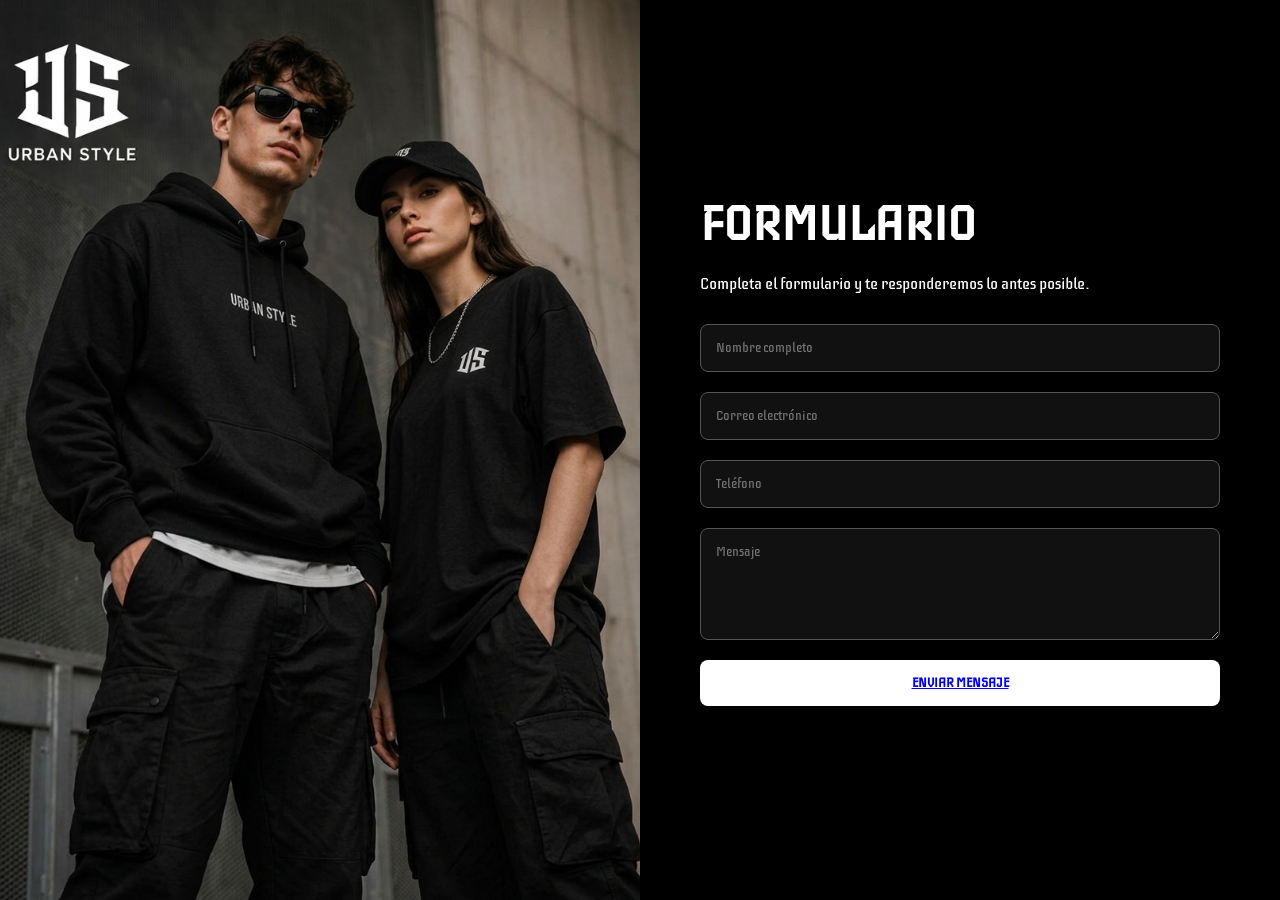
<file: formulario.html>
<!doctype html>
<html lang="es">
    <head>
    <meta charset="UTF-8" />
    <meta name="viewport" content="width=device-width, initial-scale=1.0" />
    <title>Formulario Urban Style</title>
    <link rel="stylesheet" href="catalogo/css/home/formulario.css">
    </head>
    <body>
    <section class="formulario">
        <div class="izquierda">
        <img src="catalogo/image/home/fondo_form.png" alt="Urban Style" />
        </div>

        <div class="derecha">
        <h1>FORMULARIO</h1>
        <p>Completa el formulario y te responderemos lo antes posible.</p>

        <input type="text" placeholder="Nombre completo" />
        <input type="email" placeholder="Correo electrónico" />
        <input type="tel" placeholder="Teléfono" />
        <textarea rows="5" placeholder="Mensaje"></textarea>

        <button><a href="gracias.html">ENVIAR MENSAJE</a></button>
        </div>
    </section>
    </body>
</html>
</file>
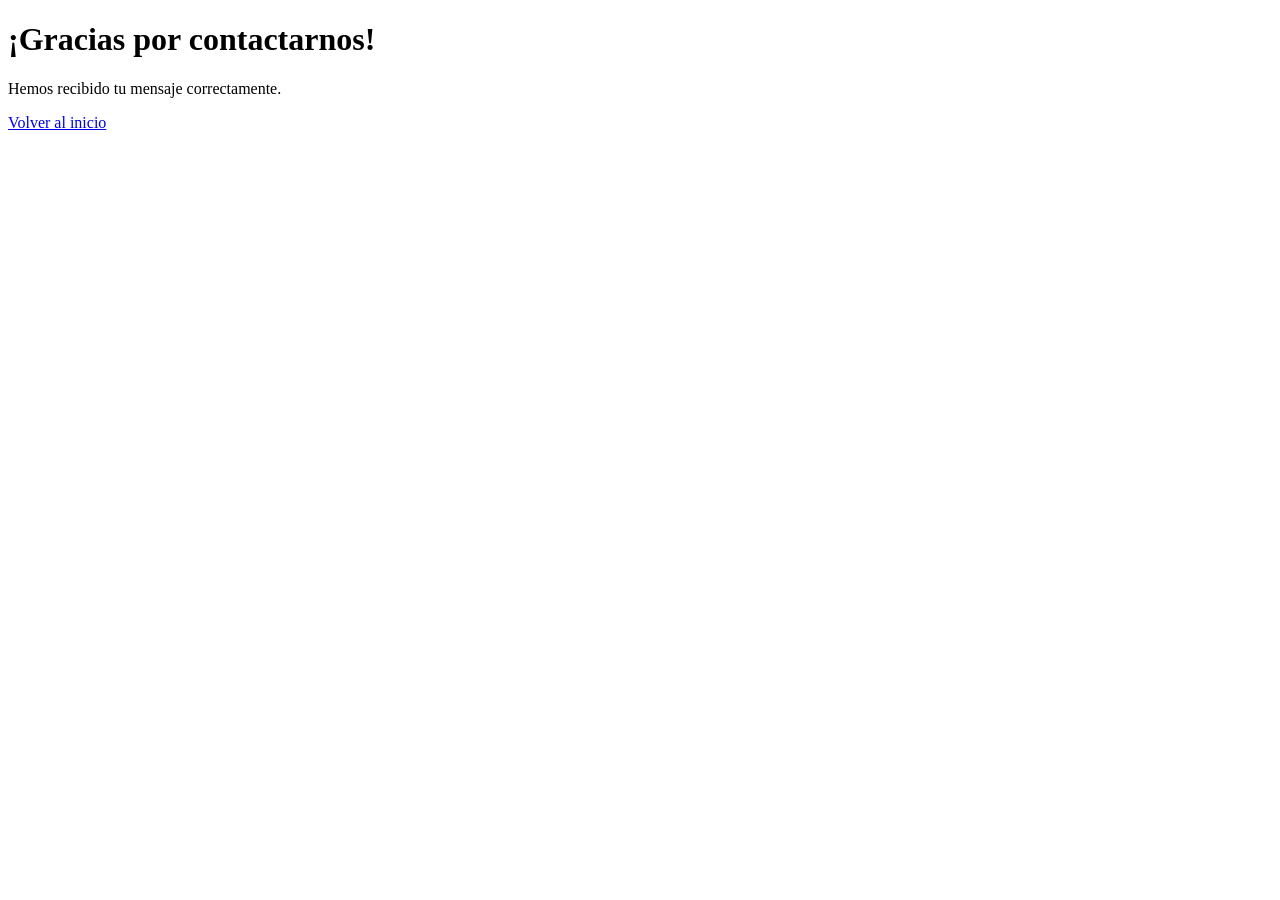
<file: gracias.html>
<!DOCTYPE html>
<html lang="es">
<head>
    <meta charset="UTF-8">
    <title>Mensaje enviado</title>
</head>
<body>

    <h1>¡Gracias por contactarnos!</h1>
    <p>Hemos recibido tu mensaje correctamente.</p>

    <a href="Inicio.html">Volver al inicio</a>

</body>
</html>
</file>
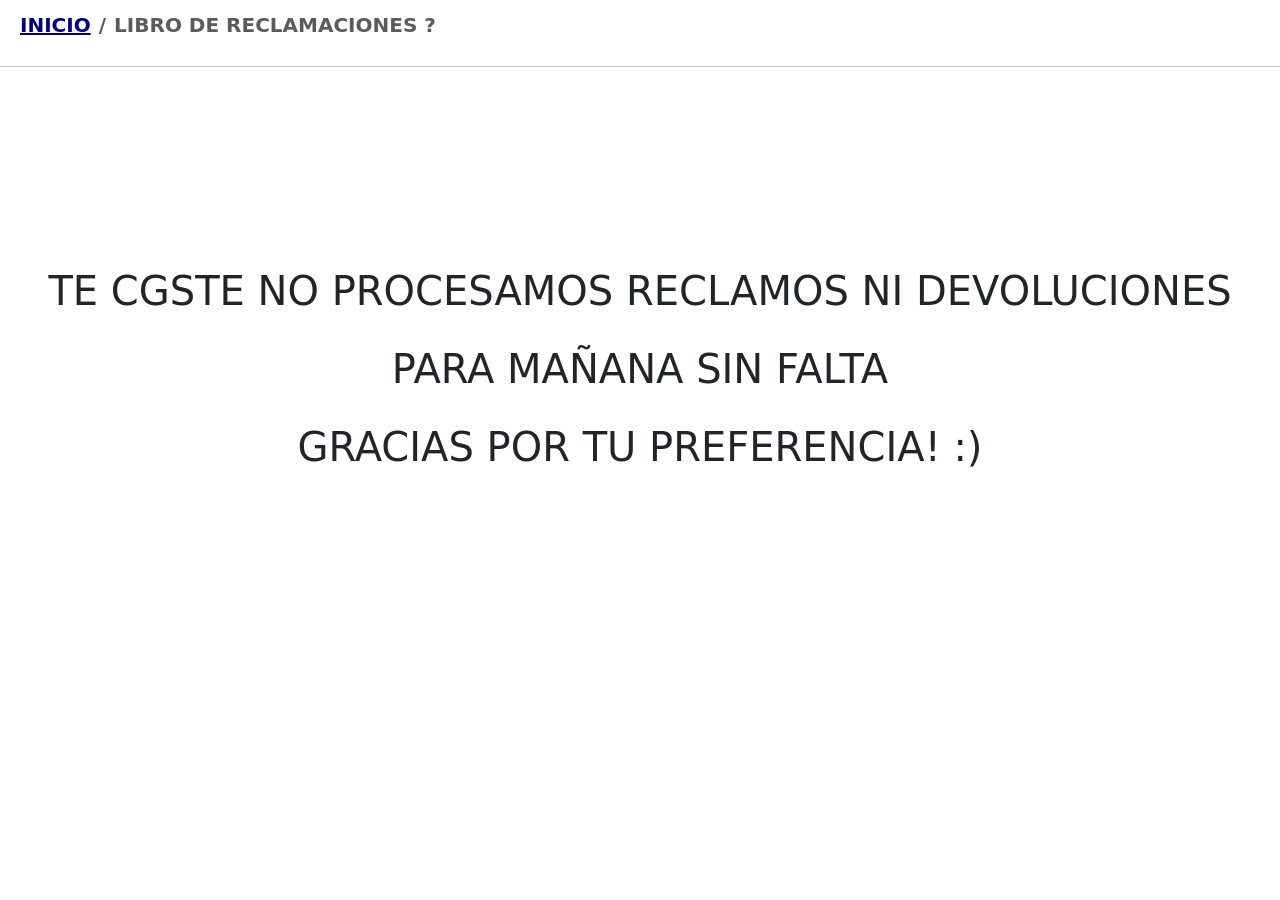
<file: Libro.html>
<!doctype html>
<html lang="en">

<head>
  <meta charset="UTF-8" />
  <meta name="viewport" content="width=device-width, initial-scale=1.0" />
  <link rel="stylesheet" href="catalogo/css/styles.css" />
  <link rel="stylesheet" href="catalogo/css/home/footers.css">
  <link rel="stylesheet" href="catalogo/css/home/nav.css">
  <link rel="stylesheet" href="catalogo/css/home/banner.css" />
  <link rel="stylesheet" href="catalogo/css/catalogo/Catalogo.css" />

  <!-- ELENEX icons y css -->
  <link rel="stylesheet" href="https://cdnjs.cloudflare.com/ajax/libs/font-awesome/6.0.0/css/all.min.css">
  <link rel="stylesheet" href="https://elenexperu.com/css/tokens.css?v=1781292889">
  <link rel="stylesheet" href="https://elenexperu.com/css/motion.css?v=1781292889">
  <!-- Fonts -->
  <link href="https://fonts.googleapis.com/css2?family=Bebas+Neue&family=Oswald:wght@400;600&display=swap"
    rel="stylesheet">
  <link href="https://cdn.jsdelivr.net/npm/bootstrap@5.3.8/dist/css/bootstrap.min.css" rel="stylesheet"
    integrity="sha384-sRIl4kxILFvY47J16cr9ZwB07vP4J8+LH7qKQnuqkuIAvNWLzeN8tE5YBujZqJLB" crossorigin="anonymous" />
  <link rel="stylesheet" href="https://cdn.jsdelivr.net/npm/bootstrap-icons@1.11.3/font/bootstrap-icons.min.css" />
  <link href="https://fonts.googleapis.com/css2?family=Poppins:wght@300;400;500;700;800&display=swap"
    rel="stylesheet" />
  <title>Urban Style</title>
</head>

<body>

  <!-- para zona de ubicación actual -->
  <nav style="--bs-breadcrumb-divider: '/';" aria-label="breadcrumb">
    <ol class="breadcrumb container-xxl">
      <li class="breadcrumb-item"><a href="Inicio.html">INICIO</a></li>
      <li class="breadcrumb-item active" aria-current="page">LIBRO DE RECLAMACIONES ?</li>
    </ol>
  </nav>
  <hr>
  <div>
    <h1 style="text-align: center; margin-top: 200px;">TE CGSTE NO PROCESAMOS RECLAMOS NI DEVOLUCIONES</h1>
    <h1 style="text-align: center; margin-top: 30px;">PARA MAÑANA SIN FALTA</h1>
    <h1 style="text-align: center; margin-top: 30px;">GRACIAS POR TU PREFERENCIA! :)</h1>
  </div>

  <script src="https://cdn.jsdelivr.net/npm/bootstrap@5.3.8/dist/js/bootstrap.bundle.min.js"
    integrity="sha384-FKyoEForCGlyvwx9Hj09JcYn3nv7wiPVlz7YYwJrWVcXK/BmnVDxM+D2scQbITxI"
    crossorigin="anonymous"></script>
  <script src="catalogo/carrito.js"></script>
</body>

</html>
</file>
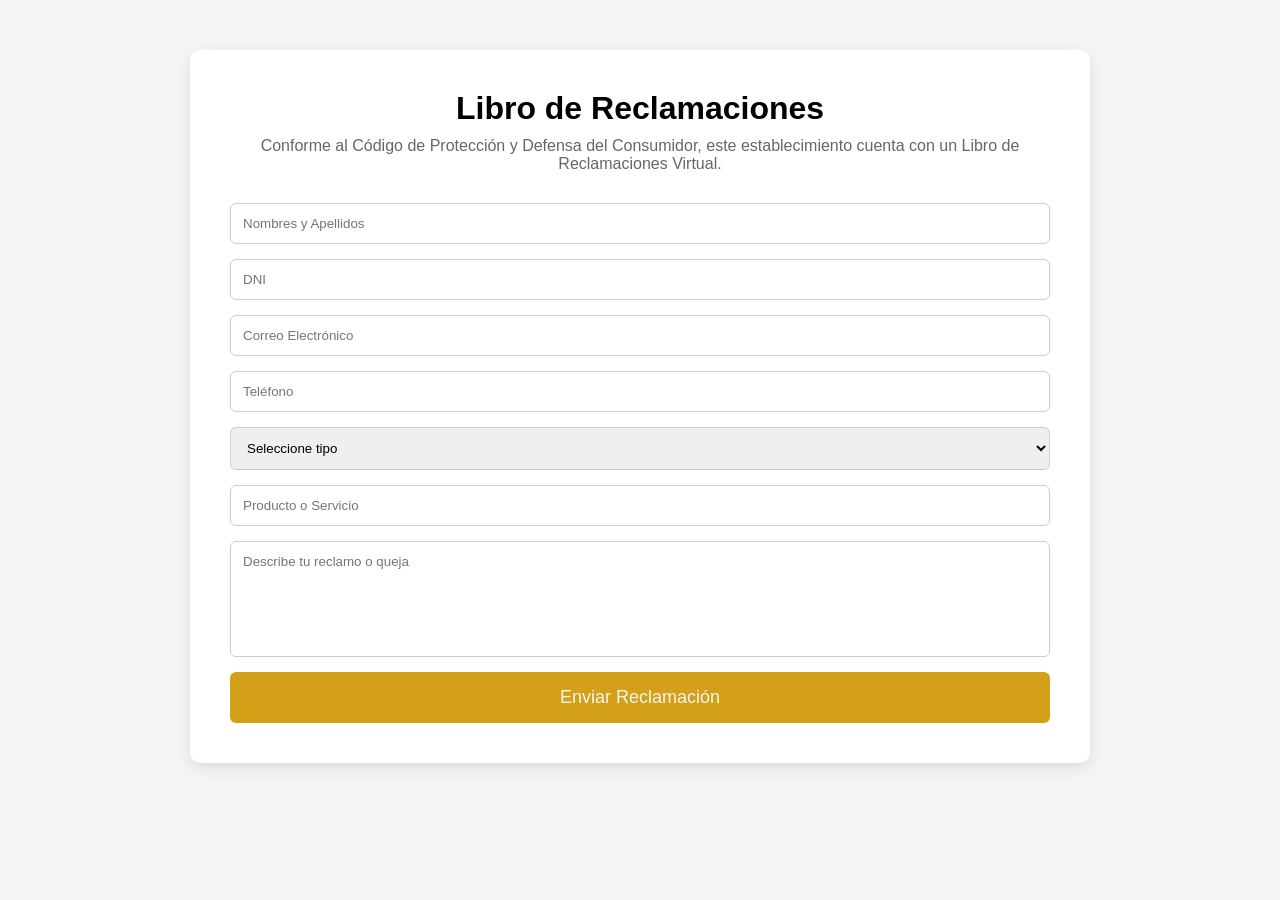
<file: libros.html>
<!DOCTYPE html>
<html lang="es">
<head>
<meta charset="UTF-8">
<meta name="viewport" content="width=device-width, initial-scale=1.0">
<title>Libro de Reclamaciones | Urban Style</title>

<style>

*{
    margin:0;
    padding:0;
    box-sizing:border-box;
    font-family:Arial, sans-serif;
    text-decoration: none;
    list-style: none;
}

body{
    background:#f5f5f5;
}

.contenedor{
    max-width:900px;
    margin:50px auto;
    background:#fff;
    padding:40px;
    border-radius:10px;
    box-shadow:0 5px 15px rgba(0,0,0,.1);
}

h1{
    text-align:center;
    margin-bottom:10px;
}

p{
    text-align:center;
    margin-bottom:30px;
    color:#666;
}

form{
    display:grid;
    gap:15px;
}

input,
select,
textarea{
    width:100%;
    padding:12px;
    border:1px solid #ccc;
    border-radius:6px;
}

textarea{
    resize:none;
}
.contenedor .btn-reclamo{
    color: #f5f5f5;
    font-size: 18px;
}
button{
    background:#d4a017;
    color:white;
    border:none;
    padding:15px;
    border-radius:6px;
    cursor:pointer;
    font-size:16px;
    
}

button:hover{
    background:#684f0f;
}

</style>
</head>

<body>

<div class="contenedor">

    <h1>Libro de Reclamaciones</h1>

    <p>
    Conforme al Código de Protección y Defensa del Consumidor,
    este establecimiento cuenta con un Libro de Reclamaciones Virtual.
    </p>

    <form>

    <input type="text" placeholder="Nombres y Apellidos" required>

    <input type="text" placeholder="DNI" required>

    <input type="email" placeholder="Correo Electrónico" required>

    <input type="tel" placeholder="Teléfono" required>

    <select required>
    <option value="">Seleccione tipo</option>
    <option>Reclamo</option>
    <option>Queja</option>
    </select>

    <input type="text" placeholder="Producto o Servicio" required>

    <textarea rows="6"
    placeholder="Describe tu reclamo o queja"
    required></textarea>

    <button type="submit">
    <a class="btn-reclamo" href="Inicio.html">Enviar Reclamación</a>
    </button>

    </form>

</div>

</body>
</html>
</file>
<file: catalogo/css/home/formulario.css>
@import url('https://fonts.googleapis.com/css2?family=Akatab:wght@400;500;600;700;800;900&family=Iceberg&family=Inter:ital,opsz,wght@0,14..32,100..900;1,14..32,100..900&family=Montserrat:ital,wght@0,100..900;1,100..900&family=Noto+Sans+Khmer:wght@100..900&family=Poppins:ital,wght@0,100;0,200;0,300;0,400;0,500;0,600;0,700;0,800;0,900;1,100;1,200;1,300;1,400;1,500;1,600;1,700;1,800;1,900&display=swap');

* {
    margin: 0;
    padding: 0;
    box-sizing: border-box;
    font-family: "Iceberg", sans-serif;

}

body {
    background: #000;
    color: #fff;
}

.formulario {
    display: flex;
    min-height: 100vh;
}

.izquierda,
.derecha {
    width: 50%;
}

.izquierda img {
    width: 100%;
    height: 100%;
    object-fit: cover;
    display: block;
}

.derecha {
  padding: 60px;
  display: flex;
  flex-direction: column;
  justify-content: center;
}

h1 {
  font-size: 48px;
  margin-bottom: 20px;
}

p {
  margin-bottom: 30px;
}

input,
textarea {
  width: 100%;
  padding: 15px;
  margin-bottom: 20px;
  background: #111;
  border: 1px solid #555;
  color: #fff;
  border-radius: 8px;
}

button {
  padding: 15px;
  border: none;
  background: #fff;
  color: #000;
  font-weight: bold;
  border-radius: 8px;
  cursor: pointer;
}

@media (max-width: 768px) {
  .formulario {
    flex-direction: column;
  }
  .izquierda,
  .derecha {
    width: 100%;
  }
}
</file>
<file: catalogo/css/styles.css>
@import url('https://fonts.googleapis.com/css2?family=Akatab:wght@400;500;600;700;800;900&family=Iceberg&family=Inter:ital,opsz,wght@0,14..32,100..900;1,14..32,100..900&family=Montserrat:ital,wght@0,100..900;1,100..900&family=Noto+Sans+Khmer:wght@100..900&family=Poppins:ital,wght@0,100;0,200;0,300;0,400;0,500;0,600;0,700;0,800;0,900;1,100;1,200;1,300;1,400;1,500;1,600;1,700;1,800;1,900&display=swap');

html{
    scroll-behavior: smooth;
}
*{
    margin:0;
    padding: 0;
    box-sizing: border-box;
}
body{
    font-family: 'Poppins', sans-serif;
}

a:-webkit-any-link {
    cursor: pointer;
}

.menu a{
    text-decoration: none;
    color: black;
    font-size: 14px;
    font-weight: bold;
}
.nav-links a.active, .nav-links a:hover {
    color: black; /* Acento dorado del botón 'Ver catálogo' */
}

/*===== PRODUCTOS ====*/

.titulo-productos{
    text-align: center;
    font-size: 40px;
    font-weight: bold;
    margin-bottom: 50px;
}
.card-producto:hover img{
    transform: scale(1.08);
}
.card-producto:hover{
    transform: translateY(-10px);
    box-shadow: 0 10px 25px rgba(0,0,0,.25);
}

.carrito-icono{
    position: relative;
    display: inline-block;
}

.carrito-icono{
    position: relative;
    display: inline-block;
}

/* #contador-carrito{
    position: absolute;
    top: -8px;
    right: -8px;
    width: 20px;
    height: 20px;
    background: red;
    color: white;
    border-radius: 50%;
    font-size: 12px;
    font-weight: bold;
    display: flex;
    justify-content: center;
    align-items: center;
} */


/*estilo al icono del carrito*/


.iconos .carrito{
    transition: 0.8s;
}
.iconos .carrito:hover{
    transform: scale(1.1);
}

.cart-icon-container {
    position: relative;
}

#cart-count {
    position: absolute;
    top: -8px;
    right: -10px;
    background: red;
    color: white;
    width: 20px;
    height: 20px;
    border-radius: 50%;
    font-size: 12px;
    display: flex;
    justify-content: center;
    align-items: center;
    font-weight: bold;
} 

.breadcrumb-item{
    font-size: 20px;
    font-weight: 600;
    height: 40px;
    margin-top: 10px;
    background-color: var(--paper--);
}

.breadcrumb-item a{
    margin-left: 20px;
    font-size: 20px;
    font-weight: 700;
    color: darkblue;
}
/* ===== ---------PÁGINA NOSOTROS---------------- ===== */

.hero-nosotros {
    background-color: #161819;
    color: white;
    padding: 90px 0 80px 0;
}

.breadcrumb-nosotros {
    display: flex;
    gap: 14px;
    margin-bottom: 25px;
    font-size: 15px;
    font-weight: 700;
}

.breadcrumb-nosotros a {
    color: #f5b400;
    text-decoration: none;
}

.breadcrumb-nosotros span {
    color: white;
}
/*************HERO NOSOTROS**************/

.hero-nosotros h1 {
    font-size: 72px;
    font-weight: 900;
    letter-spacing: 6px;
    margin-bottom: 20px;
    font-family: 'Bebas Neue', 'Oswald', sans-serif;
}

.hero-nosotros p {
    font-size: 18px;
    max-width: 700px;
}

.nosotros-contenido {
    padding: 80px 0;
    background-color: #f8f6ef;
}

.img-nosotros {
    width: 100%;
    height: 360px;
    object-fit: cover;
    border-radius: 28px;
    display: block;
}

.subtitulo-nosotros {
    color: #d99b00;
    font-size: 14px;
    font-weight: 900;
    letter-spacing: 4px;
}

.nosotros-contenido h2 {
    margin-top: 15px;
    margin-bottom: 28px;
    font-size: 56px;
    font-weight: 900;
    line-height: 1.1;
    letter-spacing: 3px;
    color: #374151;
    font-family: 'Bebas Neue', 'Oswald', sans-serif;
}

.nosotros-contenido p {
    color: #4b5563;
    font-size: 16px;
    line-height: 1.7;
}

.tarjetas-nosotros {
    margin-top: 50px;
}

.card-nosotros {
    background-color: white;
    padding: 35px 30px;
    border-radius: 22px;
    min-height: 210px;
    border: 1px solid #e5e7eb;
    box-shadow: 0 10px 30px rgba(0,0,0,0.05);
}

.card-nosotros i {
    font-size: 30px;
    color: #d99b00;
    margin-bottom: 18px;
    display: inline-block;
}

.card-nosotros h3 {
    font-size: 28px;
    font-weight: 900;
    color: #374151;
    margin-bottom: 12px;
}

.card-nosotros p {
    font-size: 15px;
    color: #4b5563;
    margin: 0;
}

/* Responsive */
@media (max-width: 768px) {
    .hero-nosotros {
        padding: 70px 0 55px 0;
        text-align: center;
    }

    .breadcrumb-nosotros {
        justify-content: center;
    }

    .hero-nosotros h1 {
        font-size: 46px;
        letter-spacing: 3px;
    }

    .hero-nosotros p {
        font-size: 15px;
    }

    .nosotros-contenido {
        padding: 50px 0;
        text-align: center;
    }

    .img-nosotros {
        height: 280px;
    }

    .nosotros-contenido h2 {
        font-size: 38px;
    }

    .card-nosotros {
        text-align: center;
    }
}
@media (max-width:768px){

    .menu{
        display: none;
    }
    
    .navbar{
        display:flex;
        justify-content:space-between;
        align-items:center;
        padding:10px 15px;
    }
    .logo img{
        height:60px;
    }

    .iconos{
        display:flex;
        gap:12px;
        margin-top:0;
    }
    
}
</file>
<file: catalogo/css/home/footers.css>
/* para contenedor de footer */
.footer {
    color: var(--paper);
    padding: var(--space-xl) var(--gutter) var(--space-m);
    margin-top: auto;
    background-color: black;
}
.footer-col{
    margin-block: 20px;
    margin-left: 15px;
}

.footer-col a {
    color: var(--ash);
    text-decoration: none;
    transition: color var(--dur-1) var(--ease-out);
}

.footer-col a:hover {
    color: var(--paper);
}

.pie-intermedio {
    background-color: black;
    color: #fff;
}

.footer-col ul li i {
    width: 18px;
    text-align: center;
}

.footer-col ul li {
    display: flex;
    align-items: center;
    gap: var(--space-2xs);
    margin-bottom: var(--space-xs);
    font-family: var(--font-body);
    font-size: var(--step--1);
    color: var(--ash);
}

/* 1° parde del footer */
.footer-container {
    color: #fff;
    display: grid;
    grid-template-columns: repeat(auto-fit, minmax(220px, 1fr));
    max-width: var(--container);
    margin-inline: auto;
}

.footer-text {
    font-family: var(--font-body);
    font-size: var(--step--1);
    line-height: var(--leading-body);
    color: var(--ash);
    margin: 0 0 var(--space-s);
    max-width: 34ch;
}

.footer-container ul {
    list-style: none;
    padding: 0;
    margin: 0;
}
.redes{
    display: flex;
    gap: var(--space-s);
}
.redes a {
    color: var(--paper);
    font-size: 22px;
    transition: opacity var(--dur-1) var(--ease-out);
}
.footer-col h3 {
    font-family: var(--font-display);
    font-size: var(--step-1);
    letter-spacing: var(--tracking-display);
    text-transform: uppercase;
    margin: 0 0 var(--space-s);
}

.payment-logos {
    display: flex;
    flex-wrap: wrap;
    gap: var(--space-2xs);
    align-items: center;
}

.payment-logos img {
    width: 50px;
    height: 30px;
    object-fit: contain;
    background: var(--paper);
    padding: 4px 8px;
    border-radius: 7px;
}

.libro-img {
    width: 124px;
    height: auto;
    margin-top: var(--space-2xs);
}

/* 2° parde del footer === terminos y condiciones */

.container-creditos {
    color: #F0F0EB;
    max-width: var(--container);
    padding-top: 50px;
    border-top: 1px solid rgba(255, 255, 255, 0.16);
    display: flex;
    align-items: center;
    justify-content: space-between;
    flex-wrap: wrap;
    gap: var(--space-xs);
    background-color: black;
}

.container-creditos >div {
    display: flex;
    flex-wrap: wrap;
    margin-bottom: 1rem;
    gap: var(--space-m);
}

.container-creditos a {
    color: #F0F0EB;
    font-weight: 400;
    justify-content: space-between;
    text-decoration: none;
    font-family: var(--font-body);
    font-size: var(--step--1);
    color: var(--ash);
    text-decoration: none;
    transition: color var(--dur-1) var(--ease-out);
}

.container-creditos p {
    font-family: var(--font-body);
    font-size: var(--step--1);
    display: block;
    font-weight: 380;
}

.element.style {
    color: #fff;
}
.logo-negro{
    width: 50px;
    height: 30px;
    margin-right: 5px;
}
@media (max-width: 768px) {
    .container-creditos {
        flex-direction: column;
        text-align: center;
    }

    .container-creditos>div {
        justify-content: center;
    }

}
</file>
<file: catalogo/css/home/nav.css>
/* para zona de navegacion */

.navbar{
    display:flex;
    justify-content: center;
    align-items:center;
    padding:0 30px;
    margin-top: 85px;
    justify-content: space-around;
}
.nav-superior{
    margin-top: 40px;
    display: flex;
    align-items: center;
    justify-content: space-between;
}
.offcanvas-header{
    margin-top: 30px;
}
.d-flex{
    gap: 10px;
}
.mini-carrusel {
    position: fixed;
    top: 0;
    left: 0;
    width: 100%;
    height: var(--promo-h);
    overflow: hidden;
    background: var(--ink);
    display: flex;
    align-items: center;
    z-index: calc(var(--z-header) + 100);
}
.carrusel-track {
    display: flex;
    width: 300%;
    transition: transform 0.5s ease-in-out;
    justify-content: center;
}
.carrusel-item p {
    text-align: center;
    margin: 0;
    color: var(--paper);
    font-family: var(--font-body);
    font-size: var(--step--1);
    letter-spacing: var(--tracking-label);
    text-transform: uppercase;
    line-height: 1;
}
/*************************************/
.marca-header {
    display: flex;
    flex-direction: column;
    align-items: center;
    justify-content: center;
    text-decoration: none;
}

.brand-logo {
    height: 95px;
    width: auto;
    max-width: 100%;
    display: block;
    margin: 0 auto;
}

.brand-name {
    margin-top: 3px;
    font-size: 28px;
    font-weight: 600;
    letter-spacing: 8px;
    color: #1f2933;
    text-decoration: none;
    font-family: 'Bebas Neue', 'Oswald', sans-serif;
}

.marca-header:hover .brand-name {
    color: #1f2933;
}
/************************************/

.iconos{
    display: flex;
    align-items: center;
    gap: 40px;
    justify-content: end;
}
.navbar-toggler-icon{
    width: 40px;
    height: 40px;
}
.iconos img{
    width: 40px;
    height: 40px;
    cursor: pointer;
}
.lupa{
    width: 40px;
    height: 40px;
    cursor: pointer;
}
/*------enlaces-------*/
.navbar-nav{
    display: flex;
    width: 100%;
    justify-content: space-between;
    margin-top: 96px;
}
#contador-carrito{
    position: absolute;
    top: -8px;
    right: -10px;
    background: red;
    color: white;
    width: 20px;
    height: 20px;
    border-radius: 50%;
    font-size: 12px;
    display: flex;
    justify-content: center;
    align-items: center;
    font-weight: bold;
} 
.nav-link{
    font-size: 40px;
    margin-top: 5px;
    margin-left: 10px;
    margin-right: 10px;
    font-weight: 900;
    letter-spacing: 1px;
}
</file>
<file: catalogo/css/home/banner.css>
.banner {
    height: 40rem;
    /* min-height: calc(100vh - 80px); */
    position: relative;
    overflow: hidden;
}

.carousel-inner {
    min-width: clamp(10rem, 40vh, 20rem);
    height: 40rem;
    /* min-height: clamp(10rem, 40vh, 20rem); */
    display: flex;
    color: var(--paper);

}

/* .banner img{
    width: 100%;
    height: 100%;
    object-fit: cover;
    display: block;
} */
.carousel-item img {
    width: 100%;
    height: 100%;
    object-fit: cover;
    object-position: center center;
}

/*========== SLIDE 1 ==========*/
.contenido-banner {
    position: absolute;
    top: 50%;
    left: 50%;
    transform: translate(-50%, -50%);
    text-align: center;
    color: white;
}

.contenido-banner h1 {
    font-size: 100px;
    margin-bottom: 20px;
}

.contenido-banner p {
    font-size: 30px;
    margin-bottom: 30px;
}

.contenido-banner button {
    padding: 18px 40px;
    background: #D5A019;
    border: none;
    font-size: 20px;
    font-weight: bold;
    cursor: pointer;
}

.flechas {
    position: absolute;
    top: 50%;
    left: 0;
    width: 100%;
    display: flex;
    justify-content: space-between;
    padding: 0 30px;
    transform: translateY(-50%);
}

.flechas span {
    font-size: 50px;
    color: white;
    cursor: pointer;
}

.indicadores {
    position: absolute;
    bottom: 20px;
    left: 50%;
    transform: translateX(-50%);
    display: flex;
    gap: 10px;
}

.punto {
    width: 12px;
    height: 12px;
    background: white;
    border-radius: 50%;
}

.punto.activo {
    background: #D5A019;
}

/*========== SLIDE 2 ==========*/
.oferta {
    position: absolute;
    top: 50%;
    right: 120px;
    transform: translateY(-50%);
    width: 450px;
    background: rgba(0, 0, 0, .45);
    padding: 40px;
    color: white;
    z-index: 10;
}

.oferta h1 {
    font-size: 70px;
    margin-bottom: 20px;
}

.oferta h2 {
    font-size: 40px;
    margin-bottom: 20px;
}

.oferta span {
    color: #D5A019;
    font-size: 60px;
    font-weight: bold;
}

.oferta p {
    font-size: 22px;
    line-height: 1.8;
    margin-bottom: 30px;
}

.oferta button {
    background: #D5A019;
    padding: 18px 40px;
    border: none;
    font-size: 20px;
    font-weight: bold;
    cursor: pointer;
}

/*======= SLIDE 2 ======*/
.coleccion {
    position: absolute;
    top: 50%;
    left: 120px;
    transform: translateY(-50%);
    width: 450px;
    color: white;
    z-index: 10;
}

.coleccion h1 {
    font-size: 25px;
    margin-bottom: 30px;
}

.coleccion button {
    background: #D5A019;
    padding: 18px 40px;
    border: none;
    font-size: 20px;
    font-weight: bold;
    cursor: pointer;
}

.coleccion button:hover {
    background: #C58F0B;
}

.carousel {
    margin-bottom: 0;
}

.carousel-item {
    min-height: calc(100vh - 70px);
}

.carousel-caption {
    /* left: auto; */
    /* right: auto; */
    top: 45%;
    align-items: center;
    transform: translateY(-50%);
    text-align: center;
    /* width: 500px; */
    /* padding: 30px; */
}

.carousel-caption h1 {
    font-size: 90px;
    font-weight: 800;
    letter-spacing: 4px;
    text-transform: uppercase;
    text-shadow: 0 5px 20px rgba(0, 0, 0, .7);
}

.carousel-caption p {
    font-size: 28px;
    margin-top: 20px;
    font-weight: 300;
    letter-spacing: 1px;
    bottom: 20%;
}

.btn-urban {
    display: inline-block;
    text-decoration: none;
    color: white;
    background: linear-gradient(135deg, #D5A019, #f0c542);
    border: none;
    margin-top: 30px;
    border-radius: 15px;
    padding: 18px 45px;
    font-size: 18px;
    font-weight: 700;
    transition: .4s;
}

.btn-urban:hover {
    transform: translateY(-5px);
    box-shadow: 0 10px 20px rgba(213, 160, 25, .5);
}

.carousel-item::before {
    content: "";
    position: absolute;
    inset: 0;
    background: rgba(0, 0, 0, .45);
}



.btn-urban:hover {
    transform: translateY(-5px);
    box-shadow: 0 15px 30px rgba(213, 160, 25, .5);
}

.menu a {
    position: relative;
    font-size: 16px;
    letter-spacing: 1px;
}

.menu a::after {
    content: '';
    position: absolute;
    left: 0;
    bottom: -8px;
    width: 0;
    height: 2px;
    background: #D5A019;
    transition: .3s;
}

.menu a:hover::after {
    width: 100%;
}

.carousel-item:nth-child(2) h1 {
    color: #FFD54A;
    text-shadow:
        0 0 10px rgba(255, 213, 74, .8),
        0 0 25px rgba(255, 213, 74, .6);
}

/*======= SLIDE 3 ======*/
.coleccion-slide h1 {
    font-size: 70px;
    line-height: 1;
    max-width: 500px;
}

.coleccion-slide {
    text-align: left;
    left: 8%;
    right: auto;
    width: 500px;
}

.coleccion-slide .btn-urban {
    background: linear-gradient(135deg, #D5A019, #FFD54A);
    box-shadow: 0 8px 20px rgba(213, 160, 25, .5);
}
</file>
<file: catalogo/css/catalogo/Catalogo.css>
.catalogo{
    padding:15px 0 60px;
    background:#f8f8f8;
}
.card-producto h3{
    margin-top: 15px;
    margin-left: 10px;
    font-size: 22px;
}

.precio{
    font-size: 24px;
    font-weight: bold;
    color: #D5A019;
    margin:15px 0;
    margin-left: 10px;
}
.card-producto button{
    padding: 12px 25px;
    background: #D5A019;
    border: none;
    color: white;
    font-weight: bold;
    cursor: pointer;
    border-radius: 5px;
}
.card-producto button:hover{
    background: #c58f0b;
}
.productos{
    background: var(--paperblack);
    margin-top: 0;
    padding: 60px 0;
}
.titulo-catalogo{
    text-align:center;
    font-size:55px;
    font-weight:800;
    margin-bottom:60px;
    margin-top: 0px;
}
.promo-banner{
    background: linear-gradient(135deg,#1f1f39,#000);
    color:white;
    text-align:center;
    padding:80px 20px;
}

.promo-banner h1{
    font-size:60px;
    font-weight:900;
    margin-bottom:15px;
}

.promo-banner p{
    font-size:24px;
}

.precio-antiguo{
    text-decoration: line-through;
    color:#999;
    font-size: 20px;
    margin-left: 10px;
    margin-top: 12px;
}

.badge-descuento{
    position:absolute;
    top:15px;
    right:15px;
    background:#ff3b30;
    color:white;
    padding:8px 12px;
    border-radius:20px;
    font-size:14px;
    font-weight:bold;
}
.card-producto img{
    height: 320px;
    object-fit: contain;
    border-radius: 10px;
    display: block;
    margin: 0 auto;
    transition: .5s;
}
.card-producto{
    position:relative;
}
.card-producto{
   border: none;
   background: white;
   border-radius: 20px;
   overflow: hidden;
   box-shadow: 0 5px 15px rgba(0,0,0,.15);
   transition: .3s;
   margin-top: 20px;
}
/* para el completado */

/*sidebar del carrito----------------------------------*/
.cart-sidebar {
    position: fixed;
    top: 0;
    right: -400px; /* Oculto por defecto */
    width: 340px;
    height: 700px;
    background-color: #fff;
    box-shadow: -5px 0 15px rgba(19, 9, 9, 0.3);
    z-index: 1900;
    display: flex;
    flex-direction: column;
    transition: right 0.3s ease;
}

.cart-sidebar.open {
    right: 0; /* Desplegado */
}

.cart-header {
    padding: 14px;
    background-color:black;
    color: white;
    display: flex;
    box-shadow: 0 0 8px #333;
    justify-content: space-between;
    align-items: center;
}

.fa-notdog {
    cursor: pointer;
    font-size: 20px;
}

.cart-body {
    padding: 20px;
    flex-grow: 1;
    overflow-y: auto;
}
.cart-body .empty-message{
    text-align: center;
    font-size: 33px;
    font-weight: 600;
    color: #333;
}

.cart-item {
    display: flex;
    justify-content: space-between;
    align-items: center;
    margin-bottom: 15px;
    padding-bottom: 15px;
    border-bottom: 1px solid #eee;
}
/*generar efecto e estilo al icono limpiar*/
.remove-item-btn {
    color: rgb(188, 9, 9);
    cursor: pointer;
    font-size: 19px;
    transition: .5s;
}
.remove-item-btn:hover{
    transform: scale(1.3);
}

.cart-footer {
    padding: 20px;
    border-top: 1px solid #ccc;
    background-color: #f9f9f9;
}

.total-container {
    display: flex;
    justify-content: space-between;
    font-size: 18px;
    font-weight: 600;
    margin-bottom: 11px;
    letter-spacing: 1px;
}

/*--boton pago---*/
.checkout-btn {
    width: 100%;
    background-color: black;
    color: white;
    padding: 12px;
    border: none;
    border-radius: 3px;
    font-weight: 600;
    cursor: pointer;
    font-size: 18px;
    text-transform: uppercase;
    letter-spacing: 2px;
}

.checkout-btn:hover {
    background-color: #388eb9;
}
</file>
